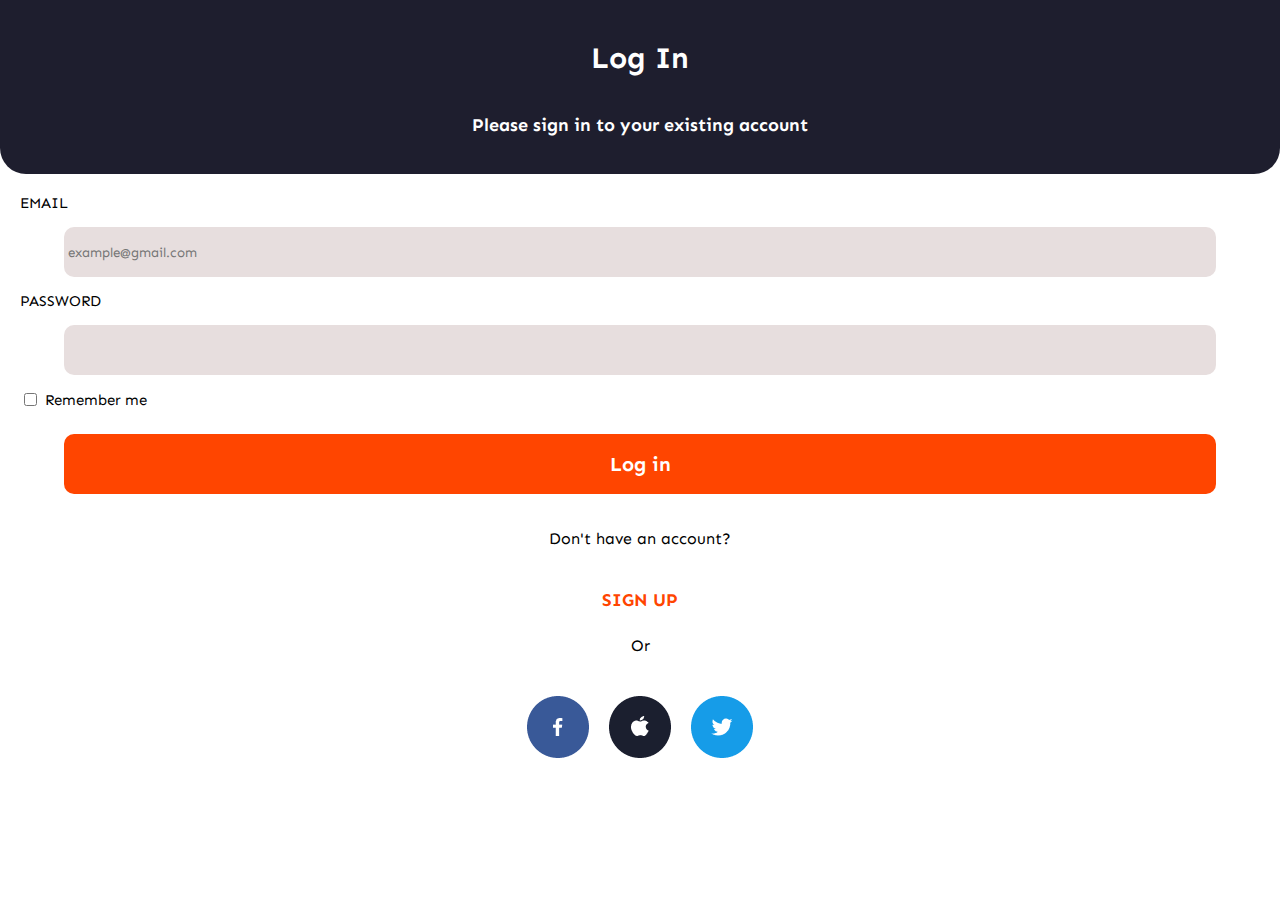
<file: index.html>
<!DOCTYPE html>
<html lang="en">
<head>
    <meta charset="UTF-8">
    <meta name="viewport" content="width=device-width, initial-scale=1.0">
    <title>Document</title>
    <link rel="stylesheet" href="index.css">
    <link rel="preconnect" href="https://fonts.googleapis.com">
<link rel="preconnect" href="https://fonts.gstatic.com" crossorigin>
<link href="https://fonts.googleapis.com/css2?family=Sen:wght@400..800&display=swap" rel="stylesheet">
</head>
<body>
  <header>
    <nav>
    <h1>Log In</h1>
    <h3>Please sign in to your existing account</h3>
    </nav>
  </header>

  <section class="login">
    <form id="login-form">
        <label for="email">EMAIL</label>
        <input type="text" id="email" placeholder="example@gmail.com">

        <label for="password">PASSWORD</label>
        <input type="text" id="pass">

        <label class="checkbox">
          <input type="checkbox" id="checkbox"/> Remember me 
        </label>
        
        <a href="open.html" id="btn">Log in</a>


        <p>Don't have an account?</p> <a href="signup.html">SIGN UP</a>
         <p>Or</p>

         <div class="icons">
          <a href="https://www.facebook.com/"><img src="Group 8189.png" alt=""></a>
          <a href="https://www.apple.com/"><img src="Group 8187.png" alt=""></a>
          <a href="https://x.com/"><img src="Group 8188.png" alt=""></a> 
         </div>




    </form>
</section>

     



</body>
</html>
</file>
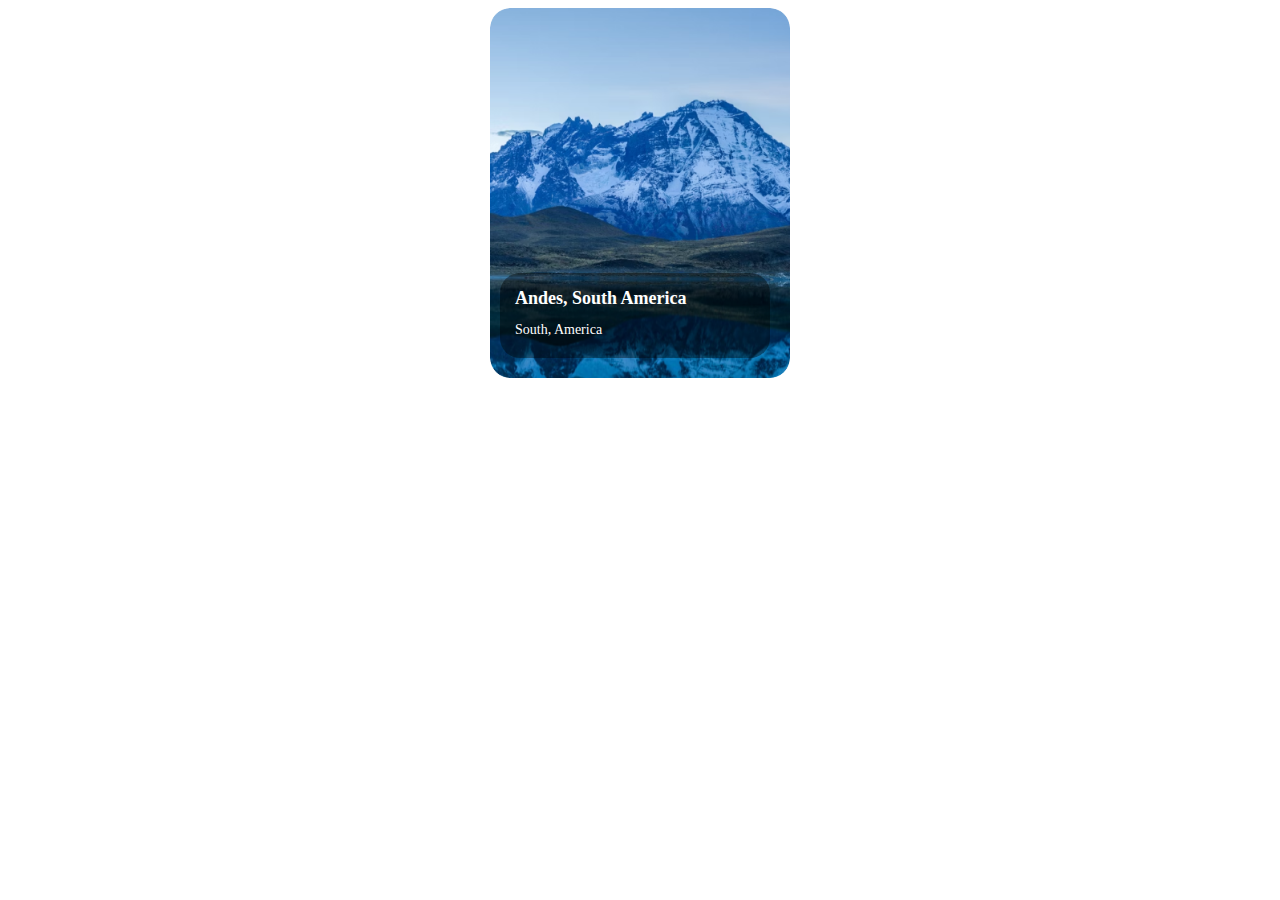
<file: detail.html>
<!DOCTYPE html>
<html lang="en">
<head>
    <meta charset="UTF-8">
    <link rel="stylesheet" href="detail.css">
    <meta name="viewport" content="width=device-width, initial-scale=1.0">
    <title>Document</title>
</head>
<body>
    <header>
        <div class="card">
        <img src="Mask group (1).png" alt="Andes">
        <div class="card-details">
            <h2>Andes, South America</h2>
            <p>South, America</p>
            
        </div>
    </div></header>
</body>
</html>
</file>
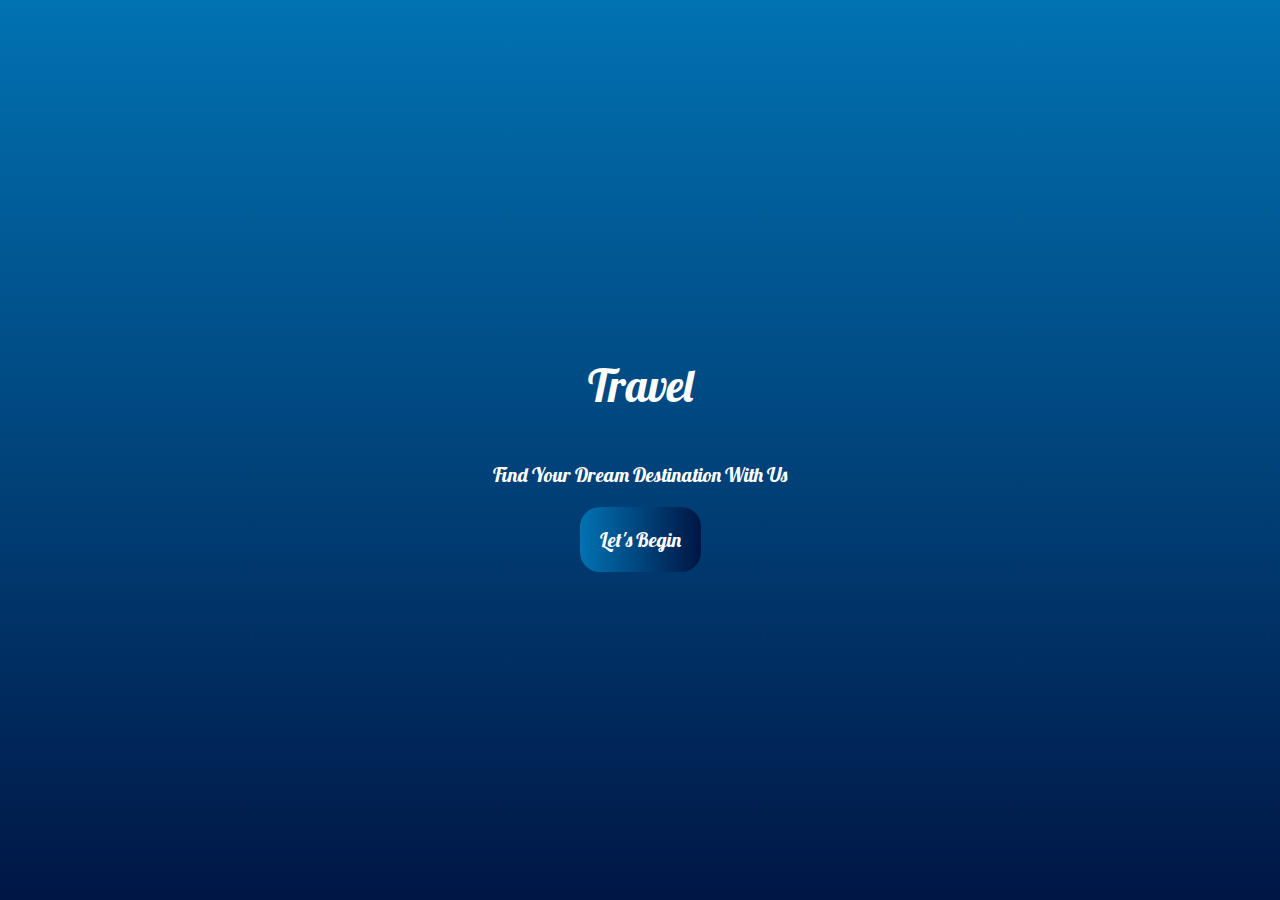
<file: open.html>
<!DOCTYPE html>
<html lang="en">
<head>
    <meta charset="UTF-8">
    <link rel="stylesheet" href="open.css">
    <link rel="preconnect" href="https://fonts.googleapis.com">
<link rel="preconnect" href="https://fonts.gstatic.com" crossorigin>
<link href="https://fonts.googleapis.com/css2?family=Lobster&family=Sen:wght@400..800&display=swap" rel="stylesheet">
    <meta name="viewport" content="width=device-width, initial-scale=1.0">
    <title>Document</title>
</head>
<body>
    <h1>Travel</h1>
    <p>Find Your Dream Destination With Us</p>
    <a href="home.html" class="button-link">
        <button>Let's Begin</button>
      </a>
      
</body>
</html>
</file>
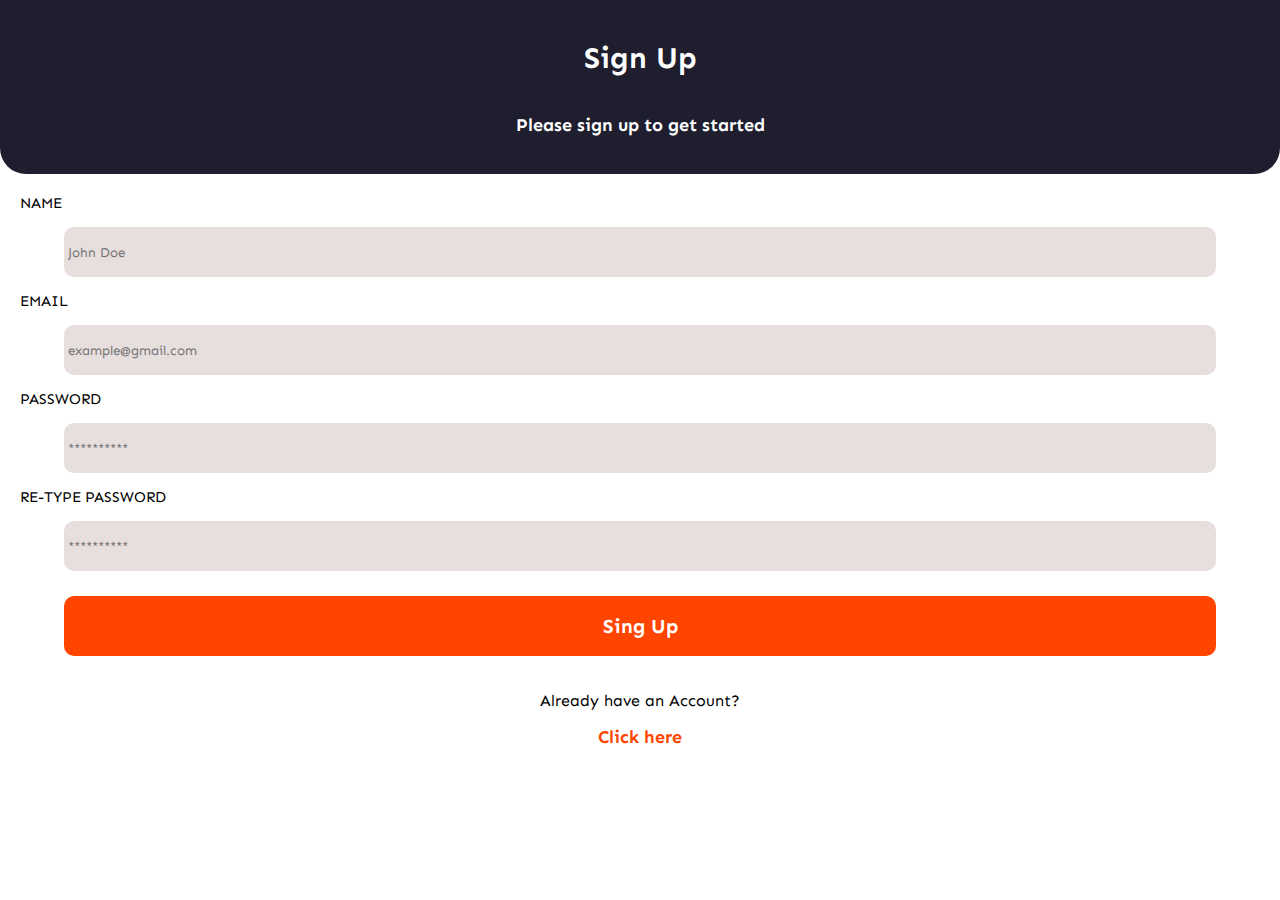
<file: signup.html>
<!DOCTYPE html>
<html lang="en">
<head>
    <meta charset="UTF-8">
    <meta name="viewport" content="width=device-width, initial-scale=1.0">
    <title>Document</title>
    <link rel="stylesheet" href="signup.css">
    <link rel="preconnect" href="https://fonts.googleapis.com">
<link rel="preconnect" href="https://fonts.gstatic.com" crossorigin>
<link href="https://fonts.googleapis.com/css2?family=Sen:wght@400..800&display=swap" rel="stylesheet">
</head>
<body>
  <header>
    <nav>
    <h1>Sign Up</h1>
    <h3>Please sign up to get started</h3>
    </nav>
  </header>

  <section class="login">
    <form id="login-form">
        <label for="name">NAME</label>
        <input type="text" id="name" placeholder="John Doe">

        <label for="email">EMAIL</label>
        <input type="text" id="email" placeholder="example@gmail.com">

        <label for="password">PASSWORD</label>
        <input type="text" id="pass" placeholder="**********">

        <label for="rpassword">RE-TYPE PASSWORD</label>
        <input type="text" id="rpass" placeholder="**********">

        
        <a href="open.html" id="btn1">Sing Up</a>

        <div class="foot">
           <p>Already have an Account?</p>
           <a href="index.html">Click here</a>
        
</div>



    </form>
</section>

     



</body>
</html>
</file>
<file: index.css>
html, body {
    margin: 0; 
    padding: 0; 
    background-color: transparent;

   

}
header{
   
    background: transparent;
    

}

  nav{
    display: flex;
    flex-direction: column;
    align-items: center;
    justify-content: center;
    width: 100%; 
    background: #1E1E2E;
    border-radius: 0 0 26px 26px; 
    padding: 20px; 
    color: white; 
    box-sizing: border-box; 
    margin: 0;
    
    
}

nav h1{
    font-size: 30px;
    font-weight: bold;
    font-family: "Sen" ;
}


nav h3{
    font-size: 18px; 
    font-family: "Sen"
 
}

.login{
    background-color: transparent;  
    margin-bottom: 20px; 
    font-family: "Sen"
 }
 
 #login-form{
     display: flex;
     flex-direction: column;
     gap: 15px; 
     margin-top: 20px;
     font-family: "Sen" 
     
 }
 
 .input, #email, #pass {
    display: block;
    width: 90%;  
    border-radius: 10px;
    border-color: transparent;
    height: 50px;
    box-sizing: border-box;
    margin: 0 auto;
    background-color: rgb(231, 222, 222);
    font-family: "Sen" 
    
}

#login-form label {  
    font-size: 15px;  
    text-align: start;
    margin-left: 20px;  
}
 


#login-form .checkbox {
    display: flex;
    align-items: center;
    gap: 5px; 
    align-self: flex-start; 
    border-radius: 10px; 
    font-family: "Sen"
}

#login-form #btn {
    margin: 10px auto; /* Centers the button horizontally */
    width: 90%;
    height: 60px;
    border-radius: 10px;
    border: none; /* Removes border completely */
    background-color: orangered;
    color: white;
    font-size: 20px;
    font-weight: bold;
    font-family: "Sen", sans-serif;
    cursor: pointer; /* Adds pointer for interactivity */
    text-align: center; /* Centers text horizontally */
    display: flex; /* Flexbox ensures perfect centering */
    align-items: center; /* Centers text vertically */
    justify-content: center; /* Centers text horizontally */
    padding: 0; /* Removes any extra padding */
    box-sizing: border-box; /* Ensures padding doesn’t affect size */
}


#login-form #btn:active{
    background-color: white;
    color: orangered;

}


#login-form p, #login-form a {
    display: flex;
    flex-direction: row;
    align-content: center;
    justify-content: center;
    margin-top: 10px;
}

#login-form a{
    color: orangered;
    text-decoration: none;
    font-weight: bold; 
    font-size: large;
    
}

.icons{
    display: flex;
    flex-direction: row;
    align-content: center;
    justify-content: center;
    gap: 20px; 
    width: 100%;  
     

}
</file>
<file: detail.css>
header{
    display: flex; 
    align-content: center;
    justify-content: center;
        
    
        
    }
    

.card-details {
    position: absolute;
    bottom: 20px; 
    left: 10px;  
    width: 80%; 
    height: 15%;  /* Adjust height for the text section */
    background: rgba(0, 0, 0, 0.4); /* Transparent background overlay */
    color: white;
    padding: 15px;
    display: flex;
    flex-direction: column;
    justify-content: space-between;
    border-radius: 20px; 
    font-family: "Roboto";
    font-size: medium;

}

.card {
    position: relative;
    width: 300px;
    height:370px;
    border-radius: 20px;
    overflow: hidden;
    box-shadow: #000000;
    scroll-snap-align: center;
    flex-shrink: 0; 
}


.card img {
    width: 100%;
    height: 100%; /* Adjust the image height */
    object-fit: cover; /* Ensure the image maintains its aspect ratio */
}


.card-details h2 {
        
    font-size: 18px;
    margin: 0;
}

.card-details p {
    
    font-size: 14px;
    margin: 5px 0;
}
</file>
<file: open.css>
html, body {
    margin: 0; 
    padding: 0; 
    background: linear-gradient(to bottom, #0172B2, #001645); /* Added direction */
    height: 100%; /* Ensure the gradient covers the entire viewport */
    display: flex;
    flex-direction: column;
    justify-content: center;
    align-content: center;
}
 
h1{
    text-align: center;
    font-family: "Lobster";
    color: white;
    font-size: 44px;
    font-weight: lighter;
}

p{
    text-align: center;
    font-family: "Lobster";
    color: white;
    font-size: 20px;
    font-weight: lighter;
}

a.button-link {
    margin: 0 auto; 
    text-decoration: none; /* Removes the default underline from links */
  }
  
  button {
    background: linear-gradient(to right, #0172B2, #001645);
    color: white; /* Text color */
    padding: 20px;
    border: none; /* Remove button border */
    border-radius: 20px; /* Rounded corners */
    margin: 0 auto; 
    font-size: 20px;
    font-family: "Lobster";

  }
  
  button:active {
 
    color: #001645;
  }
</file>
<file: signup.css>
html, body {
    margin: 0; 
    padding: 0; 
    background-color: transparent;

   

}
header{
   
    background: transparent;
    

}

  nav{
    display: flex;
    flex-direction: column;
    align-items: center;
    justify-content: center;
    width: 100%; 
    background: #1E1E2E;
    border-radius: 0 0 26px 26px; 
    padding: 20px; 
    color: white; 
    box-sizing: border-box; 
    margin: 0;
    
    
}

nav h1{
    font-size: 30px;
    font-weight: bold;
    font-family: "Sen" ;
}


nav h3{
    font-size: 18px; 
    font-family: "Sen"
 
}

.login{
    background-color: transparent;  
    margin-bottom: 20px; 
    font-family: "Sen"
 }
 
 #login-form{
     display: flex;
     flex-direction: column;
     gap: 15px; 
     margin-top: 20px;
     font-family: "Sen" 
     
 }
 
 .input, #name, #email, #pass, #rpass {
    display: block;
    width: 90%;  
    border-radius: 10px;
    border-color: transparent;
    height: 50px;
    box-sizing: border-box;
    margin: 0 auto;
    background-color: rgb(231, 222, 222);
    font-family: "Sen" 
    
}

#login-form label {  
    font-size: 15px;  
    text-align: start;
    margin-left: 20px;  
}
 

#login-form #btn1 {
    margin: 10px auto; 
    width: 90%;
    height: 60px;
    border-radius: 10px;
    border: none; 
    background-color: orangered;
    color: white;
    font-size: 20px;
    font-weight: bold;
    font-family: "Sen", sans-serif;
    cursor: pointer; 
    text-align: center; 
    display: flex; 
    align-items: center; 
    justify-content: center; 
    padding: 0; 
    box-sizing: border-box;
}

#login-form #btn1:active{
    background-color: white;
    color: orangered;

}


#login-form p, #login-form a {
    display: flex;
    flex-direction: row;
    align-content: center;
    justify-content: center;
    margin-top: 10px;
}

#login-form a{
    color: orangered;
    text-decoration: none;
    font-weight: bold; 
    font-size: large;
}

.icons{
    display: flex;
    flex-direction: row;
    align-content: center;
    justify-content: center;
    gap: 20px; 
    width: 100%;  
     

}

.foot .p{
    display: flex;
    flex-direction: row;
    justify-content: center;
    align-items:center;
}

.foot .a{
    
    margin: 0 auto; 
    margin-top: 0px; 
}
</file>
